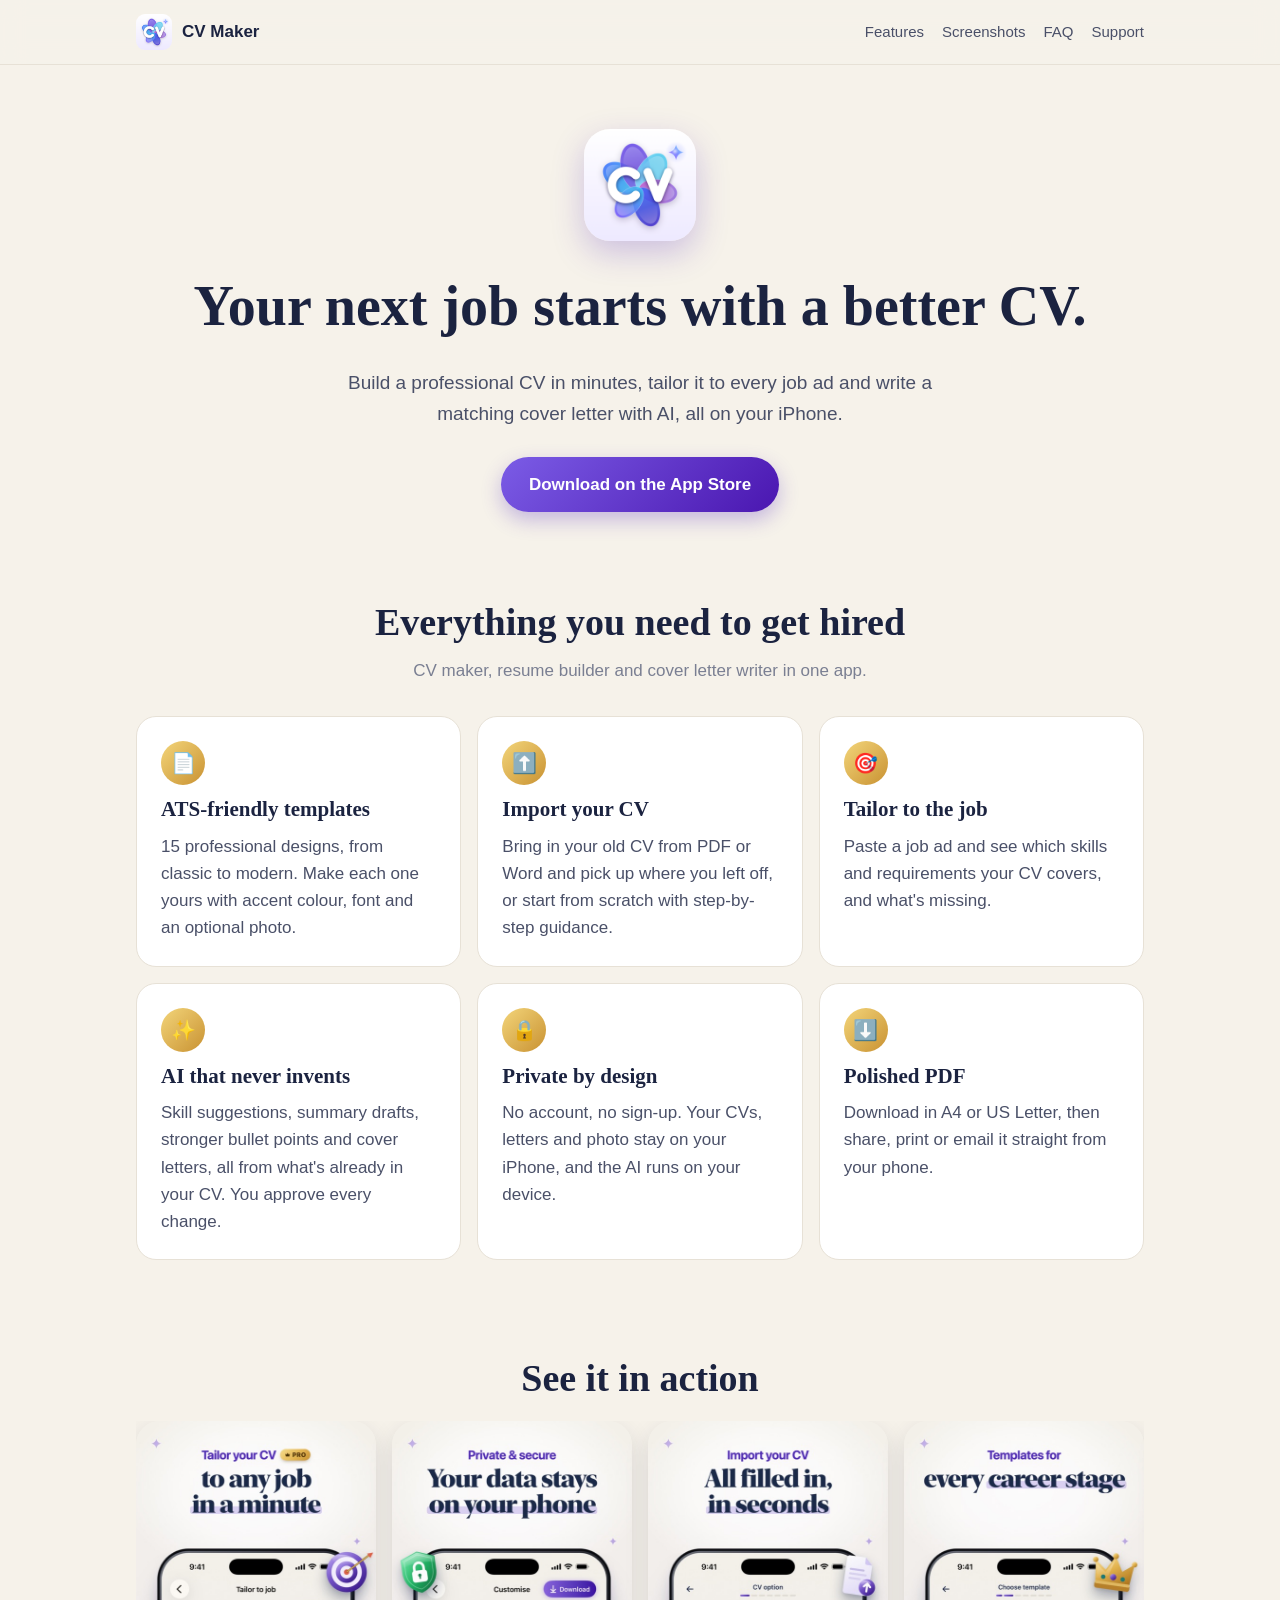
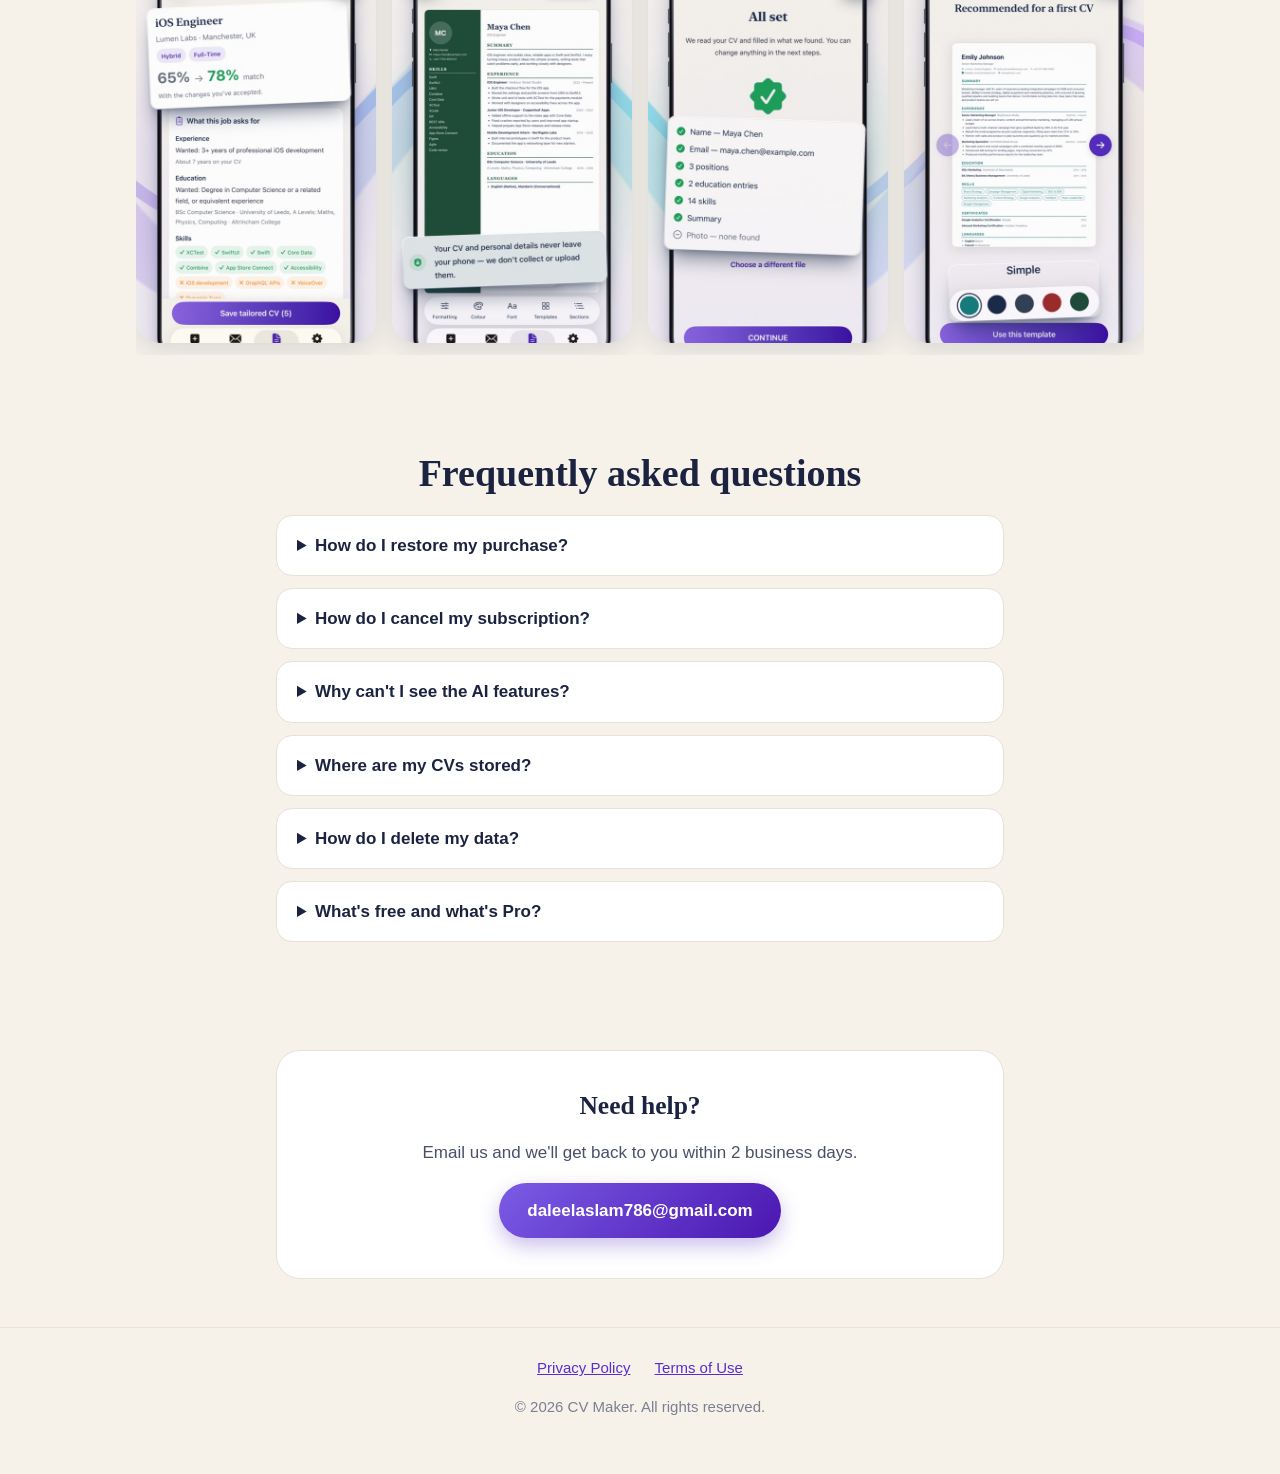
<file: index.html>
<!doctype html>
<html lang="en">
<head>
<meta charset="utf-8">
<meta name="viewport" content="width=device-width, initial-scale=1">
<title>CV Maker: Cover Letter AI — Support</title>
<meta name="description" content="Build a professional CV in minutes, tailor it to every job ad and write cover letters with AI, all on your iPhone.">
<link rel="icon" href="img/icon.png">
<link rel="stylesheet" href="style.css">
</head>
<body>
<header><div class="wrap">
  <a class="brand" href="./"><img src="img/icon.png" alt="">CV Maker</a>
  <nav><a href="#features">Features</a><a href="#screenshots">Screenshots</a><a href="#faq">FAQ</a><a href="#contact">Support</a></nav>
</div></header>

<main>
<div class="hero wrap">
  <img src="img/icon.png" alt="CV Maker app icon">
  <h1>Your next job starts with a better CV.</h1>
  <p>Build a professional CV in minutes, tailor it to every job ad and write a matching cover letter with AI, all on your iPhone.</p>
  <a class="btn" href="https://apps.apple.com/app/id6821352337">Download on the App Store</a>
</div>

<section id="features"><div class="wrap">
  <h2>Everything you need to get hired</h2>
  <p class="sub">CV maker, resume builder and cover letter writer in one app.</p>
  <div class="grid">
    <div class="card"><span class="ic">📄</span><h3>ATS-friendly templates</h3><p>15 professional designs, from classic to modern. Make each one yours with accent colour, font and an optional photo.</p></div>
    <div class="card"><span class="ic">⬆️</span><h3>Import your CV</h3><p>Bring in your old CV from PDF or Word and pick up where you left off, or start from scratch with step-by-step guidance.</p></div>
    <div class="card"><span class="ic">🎯</span><h3>Tailor to the job</h3><p>Paste a job ad and see which skills and requirements your CV covers, and what's missing.</p></div>
    <div class="card"><span class="ic">✨</span><h3>AI that never invents</h3><p>Skill suggestions, summary drafts, stronger bullet points and cover letters, all from what's already in your CV. You approve every change.</p></div>
    <div class="card"><span class="ic">🔒</span><h3>Private by design</h3><p>No account, no sign-up. Your CVs, letters and photo stay on your iPhone, and the AI runs on your device.</p></div>
    <div class="card"><span class="ic">⬇️</span><h3>Polished PDF</h3><p>Download in A4 or US Letter, then share, print or email it straight from your phone.</p></div>
  </div>
</div></section>

<section id="screenshots"><div class="wrap">
  <h2>See it in action</h2>
  <div class="shots">
    <img src="img/01-tailor.jpg" alt="Tailor your CV to a job ad" loading="lazy">
    <img src="img/02-private.jpg" alt="Private and secure" loading="lazy">
    <img src="img/03-import.jpg" alt="Import your existing CV" loading="lazy">
    <img src="img/04-templates.jpg" alt="Professional templates" loading="lazy">
    <img src="img/05-style.jpg" alt="Your style" loading="lazy">
    <img src="img/08-cover-letter.jpg" alt="Cover letters" loading="lazy">
  </div>
</div></section>

<section id="faq"><div class="wrap" style="max-width:760px">
  <h2>Frequently asked questions</h2>
  <details><summary>How do I restore my purchase?</summary><p>Open Settings in the app and tap Restore purchases, or tap Restore on the Pro screen. Use the same Apple Account you bought with.</p></details>
  <details><summary>How do I cancel my subscription?</summary><p>On your iPhone, open Settings → your name → Subscriptions → CV Maker Pro → Cancel Subscription. Cancel at least 24 hours before the period ends to avoid the next charge.</p></details>
  <details><summary>Why can't I see the AI features?</summary><p>AI features use Apple Intelligence, so they need a supported iPhone (iPhone 15 Pro or newer) with Apple Intelligence turned on. Everything else works on any iPhone with iOS 26.</p></details>
  <details><summary>Where are my CVs stored?</summary><p>Only on your iPhone. We have no server and no accounts, so we never see your CVs, cover letters or photo.</p></details>
  <details><summary>How do I delete my data?</summary><p>In the app, open Settings → Delete all my data. Deleting the app also removes everything.</p></details>
  <details><summary>What's free and what's Pro?</summary><p>Free: create as many CVs and cover letters as you like, download your first CV and cover letter, and use 3 templates and the job match report. Pro unlocks unlimited downloads, all 15 templates and every AI suggestion.</p></details>
</div></section>

<section id="contact"><div class="wrap" style="max-width:760px">
  <div class="contact">
    <h2>Need help?</h2>
    <p>Email us and we'll get back to you within 2 business days.</p>
    <a class="btn" href="mailto:daleelaslam786@gmail.com?subject=CV%20Maker%20support">daleelaslam786@gmail.com</a>
  </div>
</div></section>
</main>

<footer><div class="wrap">
  <a href="privacy.html">Privacy Policy</a>
  <a href="https://www.apple.com/legal/internet-services/itunes/dev/stdeula/">Terms of Use</a>
  <p>© 2026 CV Maker. All rights reserved.</p>
</div></footer>
</body>
</html>
</file>
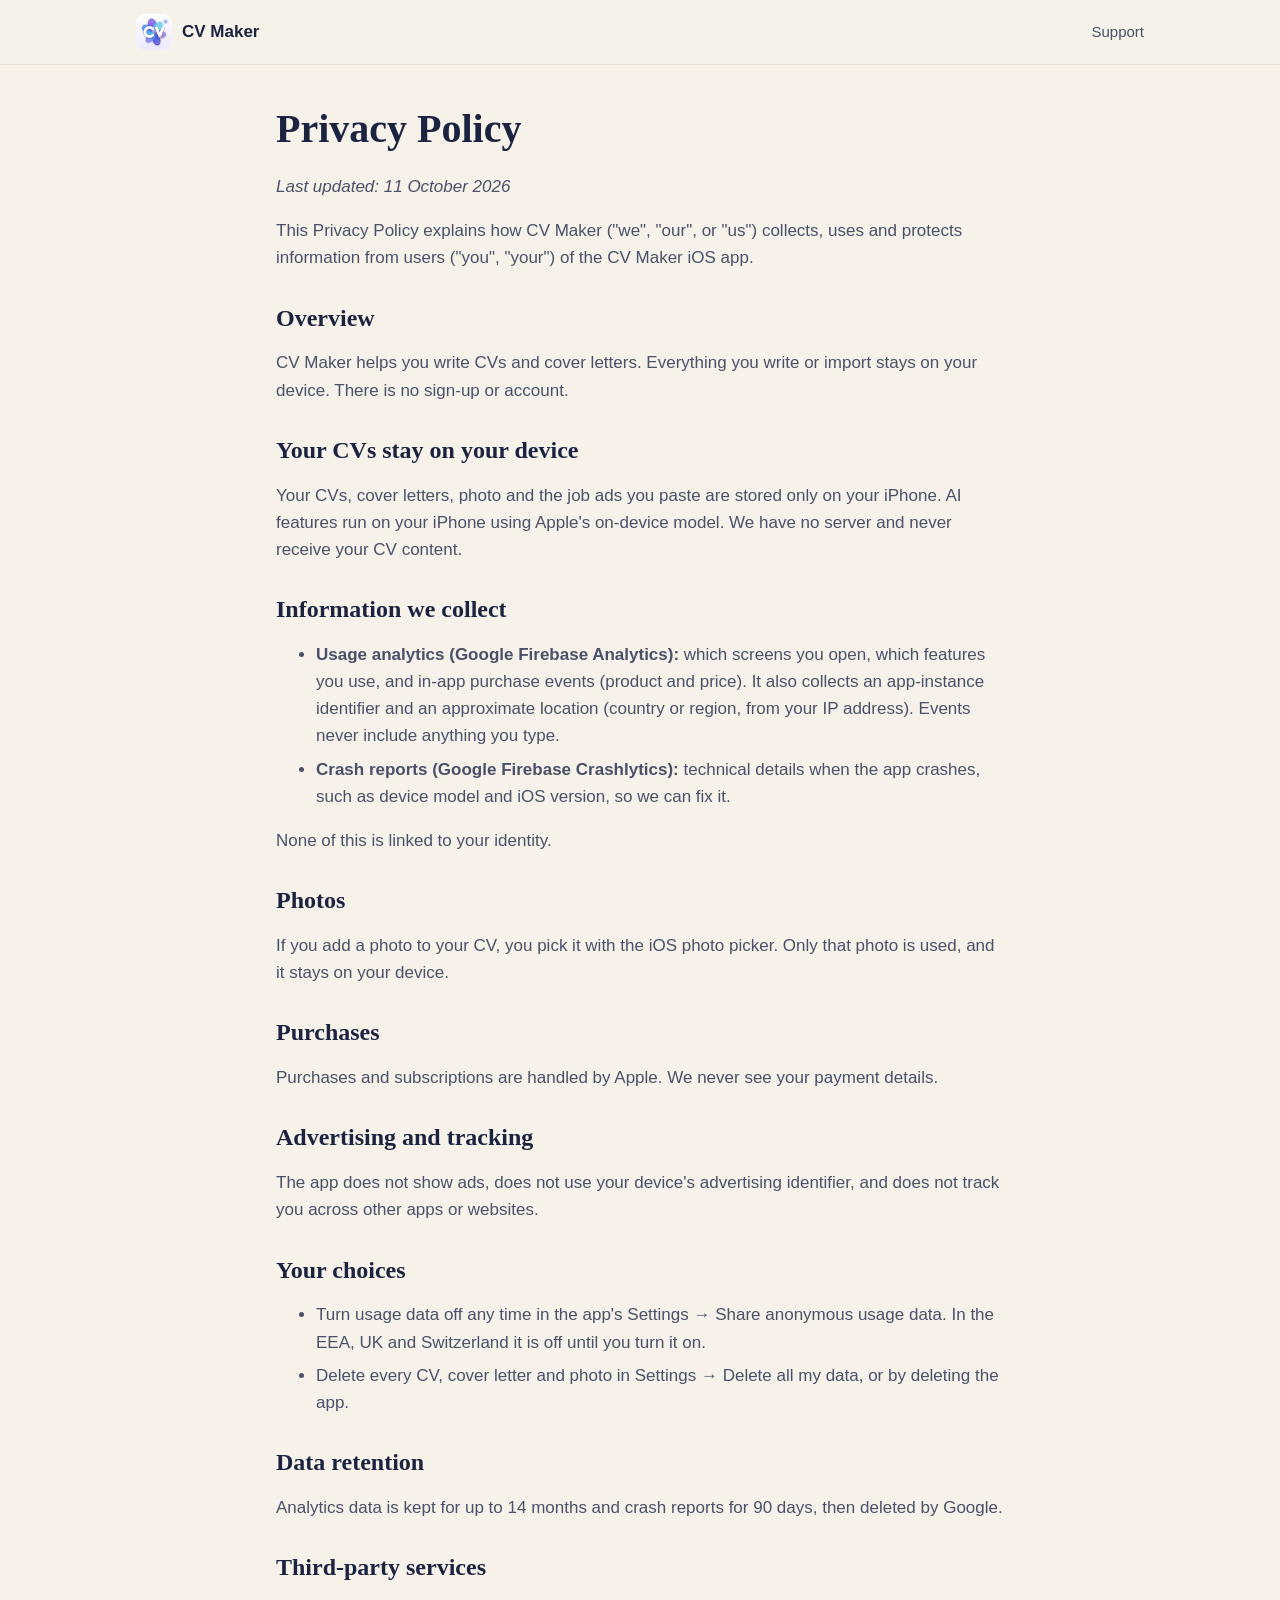
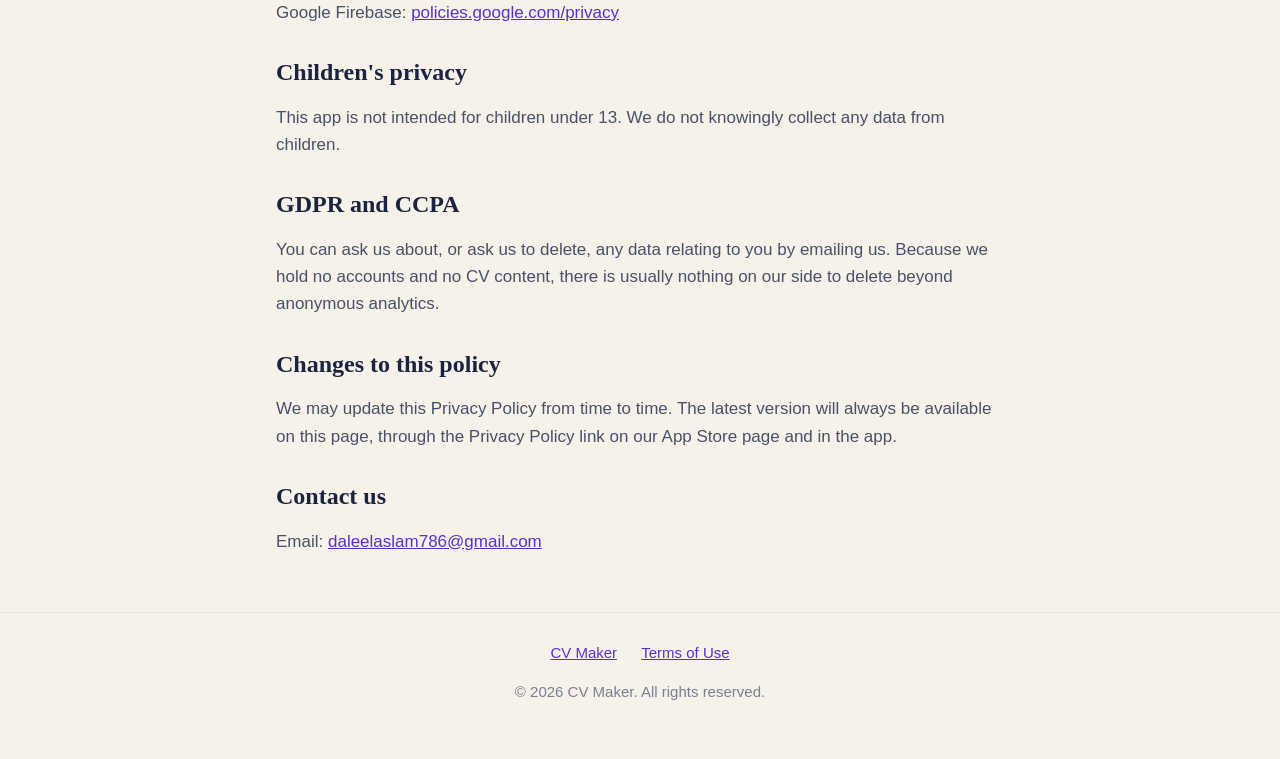
<file: privacy.html>
<!doctype html>
<html lang="en">
<head>
<meta charset="utf-8">
<meta name="viewport" content="width=device-width, initial-scale=1">
<title>CV Maker — Privacy Policy</title>
<link rel="icon" href="img/icon.png">
<link rel="stylesheet" href="style.css">
</head>
<body>
<header><div class="wrap">
  <a class="brand" href="./"><img src="img/icon.png" alt="">CV Maker</a>
  <nav><a href="./#contact">Support</a></nav>
</div></header>

<main class="wrap doc">
<h1>Privacy Policy</h1>
<p><em>Last updated: 11 October 2026</em></p>
<p>This Privacy Policy explains how CV Maker ("we", "our", or "us") collects, uses and protects information from users ("you", "your") of the CV Maker iOS app.</p>

<h2>Overview</h2>
<p>CV Maker helps you write CVs and cover letters. Everything you write or import stays on your device. There is no sign-up or account.</p>

<h2>Your CVs stay on your device</h2>
<p>Your CVs, cover letters, photo and the job ads you paste are stored only on your iPhone. AI features run on your iPhone using Apple's on-device model. We have no server and never receive your CV content.</p>

<h2>Information we collect</h2>
<ul>
  <li><strong>Usage analytics (Google Firebase Analytics):</strong> which screens you open, which features you use, and in-app purchase events (product and price). It also collects an app-instance identifier and an approximate location (country or region, from your IP address). Events never include anything you type.</li>
  <li><strong>Crash reports (Google Firebase Crashlytics):</strong> technical details when the app crashes, such as device model and iOS version, so we can fix it.</li>
</ul>
<p>None of this is linked to your identity.</p>

<h2>Photos</h2>
<p>If you add a photo to your CV, you pick it with the iOS photo picker. Only that photo is used, and it stays on your device.</p>

<h2>Purchases</h2>
<p>Purchases and subscriptions are handled by Apple. We never see your payment details.</p>

<h2>Advertising and tracking</h2>
<p>The app does not show ads, does not use your device's advertising identifier, and does not track you across other apps or websites.</p>

<h2>Your choices</h2>
<ul>
  <li>Turn usage data off any time in the app's Settings → Share anonymous usage data. In the EEA, UK and Switzerland it is off until you turn it on.</li>
  <li>Delete every CV, cover letter and photo in Settings → Delete all my data, or by deleting the app.</li>
</ul>

<h2>Data retention</h2>
<p>Analytics data is kept for up to 14 months and crash reports for 90 days, then deleted by Google.</p>

<h2>Third-party services</h2>
<p>Google Firebase: <a href="https://policies.google.com/privacy">policies.google.com/privacy</a></p>

<h2>Children's privacy</h2>
<p>This app is not intended for children under 13. We do not knowingly collect any data from children.</p>

<h2>GDPR and CCPA</h2>
<p>You can ask us about, or ask us to delete, any data relating to you by emailing us. Because we hold no accounts and no CV content, there is usually nothing on our side to delete beyond anonymous analytics.</p>

<h2>Changes to this policy</h2>
<p>We may update this Privacy Policy from time to time. The latest version will always be available on this page, through the Privacy Policy link on our App Store page and in the app.</p>

<h2>Contact us</h2>
<p>Email: <a href="mailto:daleelaslam786@gmail.com">daleelaslam786@gmail.com</a></p>
</main>

<footer><div class="wrap">
  <a href="./">CV Maker</a>
  <a href="https://www.apple.com/legal/internet-services/itunes/dev/stdeula/">Terms of Use</a>
  <p>© 2026 CV Maker. All rights reserved.</p>
</div></footer>
</body>
</html>
</file>
<file: style.css>
:root {
  --bg: #F6F2EA; --card: #FFFFFF; --ink: #1B2340; --body: #4A5068; --muted: #7A7F92;
  --purple: #5B2DD0; --cta: linear-gradient(135deg, #7B5CE6, #4A16B0);
  --gold: linear-gradient(135deg, #F3D57A, #C99232); --line: #E7E1D6;
}
* { box-sizing: border-box; }
body { margin: 0; background: var(--bg); color: var(--body); line-height: 1.6;
  font: 17px/1.6 -apple-system, BlinkMacSystemFont, "Segoe UI", Roboto, sans-serif; }
h1, h2, h3 { font-family: ui-serif, "New York", Georgia, serif; color: var(--ink); line-height: 1.2; margin: 0 0 .5em; }
a { color: var(--purple); }
.wrap { max-width: 1040px; margin: 0 auto; padding: 0 16px; }

header { position: sticky; top: 0; z-index: 9; background: rgba(246,242,234,.9); backdrop-filter: blur(12px); border-bottom: 1px solid var(--line); }
header .wrap { display: flex; align-items: center; justify-content: space-between; height: 64px; }
.brand { display: flex; align-items: center; gap: 10px; font-weight: 700; color: var(--ink); text-decoration: none; }
.brand img { width: 36px; height: 36px; border-radius: 9px; }
nav a { margin-left: 18px; color: var(--body); text-decoration: none; font-size: 15px; }
@media (max-width: 560px) { nav a:not(:last-child) { display: none; } }

.hero { text-align: center; padding-top: 64px; padding-bottom: 40px; }
.hero img { width: 112px; height: 112px; border-radius: 26px; box-shadow: 0 12px 32px rgba(84,45,191,.25); }
.hero h1 { font-size: clamp(34px, 6vw, 56px); margin-top: 24px; }
.hero p { max-width: 620px; margin: 0 auto 28px; font-size: 19px; }
.btn { display: inline-block; padding: 14px 28px; border-radius: 999px; background: var(--cta); color: #fff;
  font-weight: 600; text-decoration: none; box-shadow: 0 8px 20px rgba(84,45,191,.3); }

section { padding: 48px 0; }
section > .wrap > h2 { text-align: center; font-size: clamp(28px, 4vw, 38px); }
.sub { text-align: center; margin: -8px 0 32px; color: var(--muted); }
.grid { display: grid; grid-template-columns: repeat(auto-fit, minmax(260px, 1fr)); gap: 16px; }
.card { background: var(--card); border: 1px solid var(--line); border-radius: 20px; padding: 24px; }
.card h3 { font-size: 21px; }
.card .ic { display: inline-grid; place-items: center; width: 44px; height: 44px; border-radius: 50%;
  background: var(--gold); margin-bottom: 12px; font-size: 20px; }
.card p { margin: 0; }

.shots { display: flex; gap: 16px; overflow-x: auto; scroll-snap-type: x mandatory; padding-bottom: 12px; }
.shots img { flex: 0 0 auto; width: 240px; border-radius: 24px; scroll-snap-align: center; box-shadow: 0 8px 24px rgba(27,35,64,.12); }

details { background: var(--card); border: 1px solid var(--line); border-radius: 16px; padding: 16px 20px; margin-bottom: 12px; }
summary { font-weight: 600; color: var(--ink); cursor: pointer; }
details p { margin: 12px 0 0; }

.contact { text-align: center; background: var(--card); border: 1px solid var(--line); border-radius: 24px; padding: 40px 20px; }

footer { border-top: 1px solid var(--line); padding: 28px 0 40px; text-align: center; font-size: 15px; color: var(--muted); }
footer a { margin: 0 10px; }

.doc { max-width: 760px; padding-top: 40px; padding-bottom: 40px; }
.doc h1 { font-size: 40px; }
.doc h2 { font-size: 24px; margin-top: 32px; }
.doc li { margin-bottom: 6px; }
</file>
